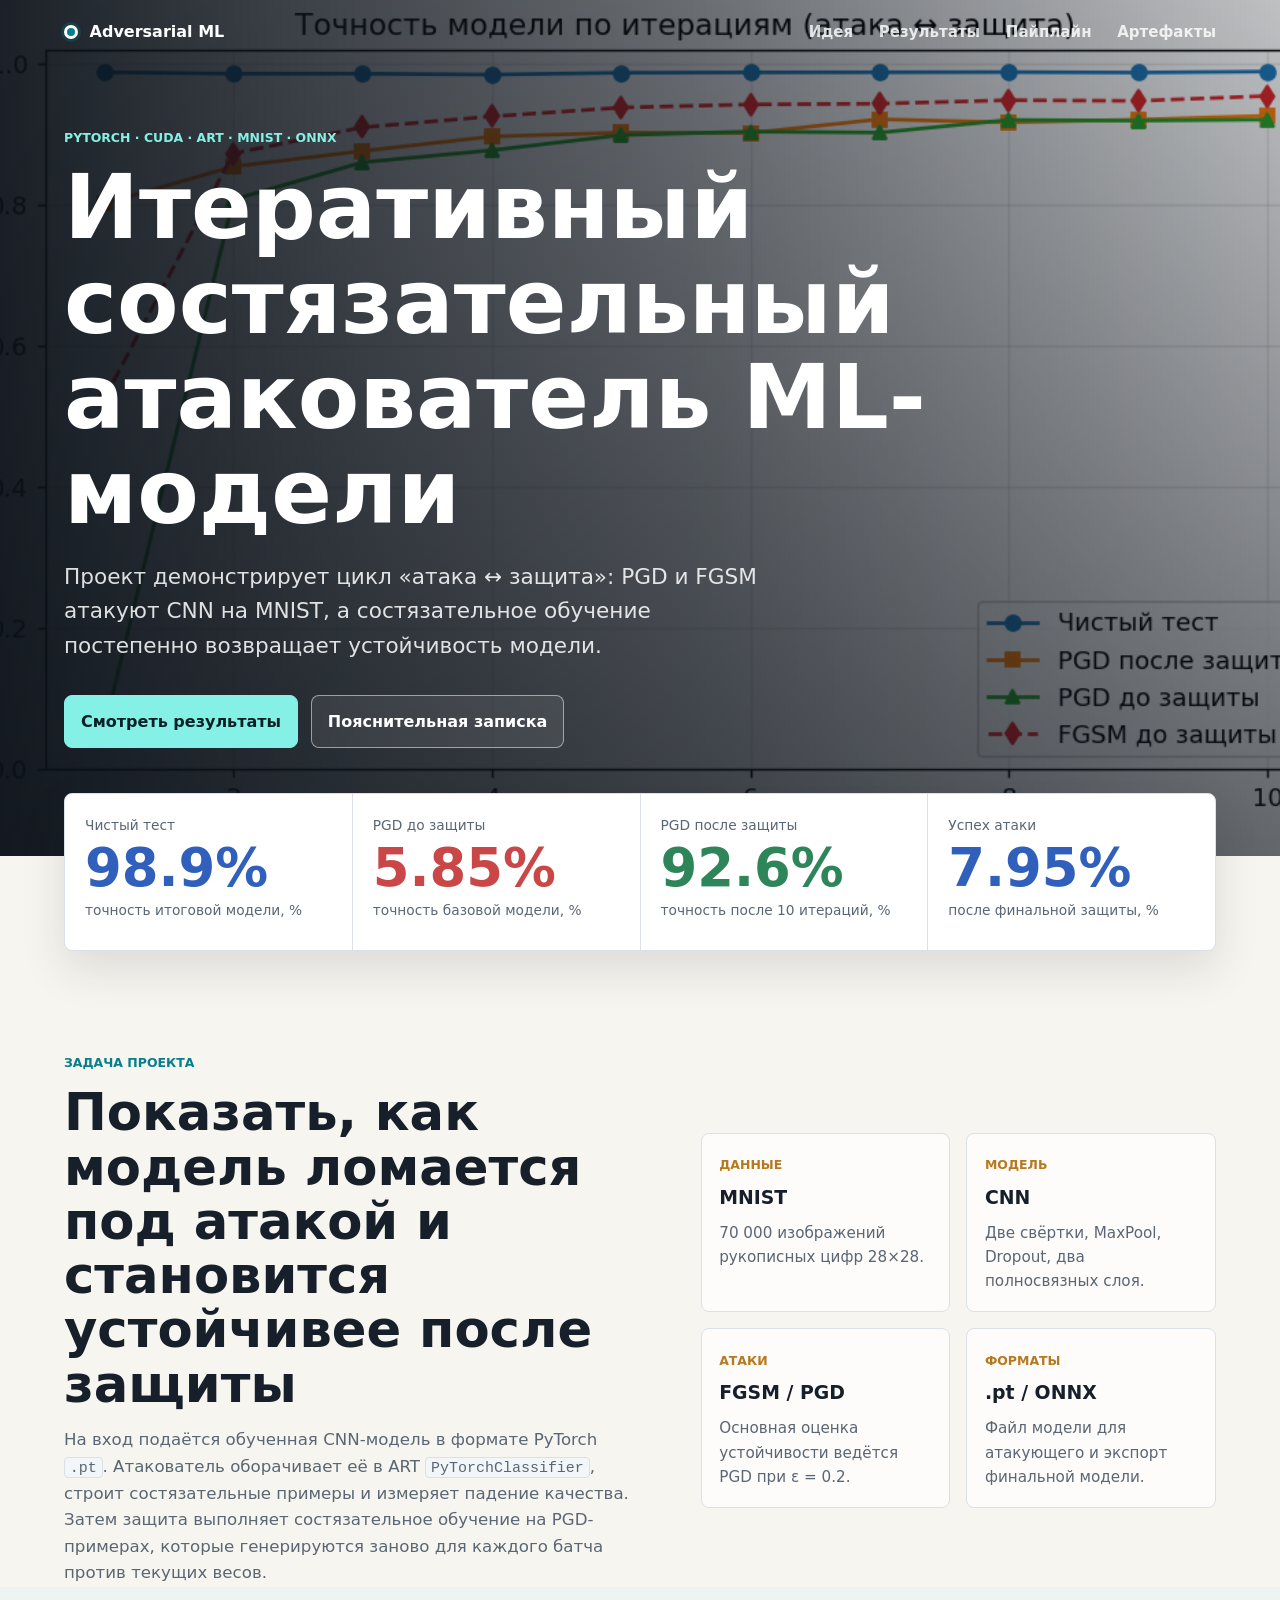
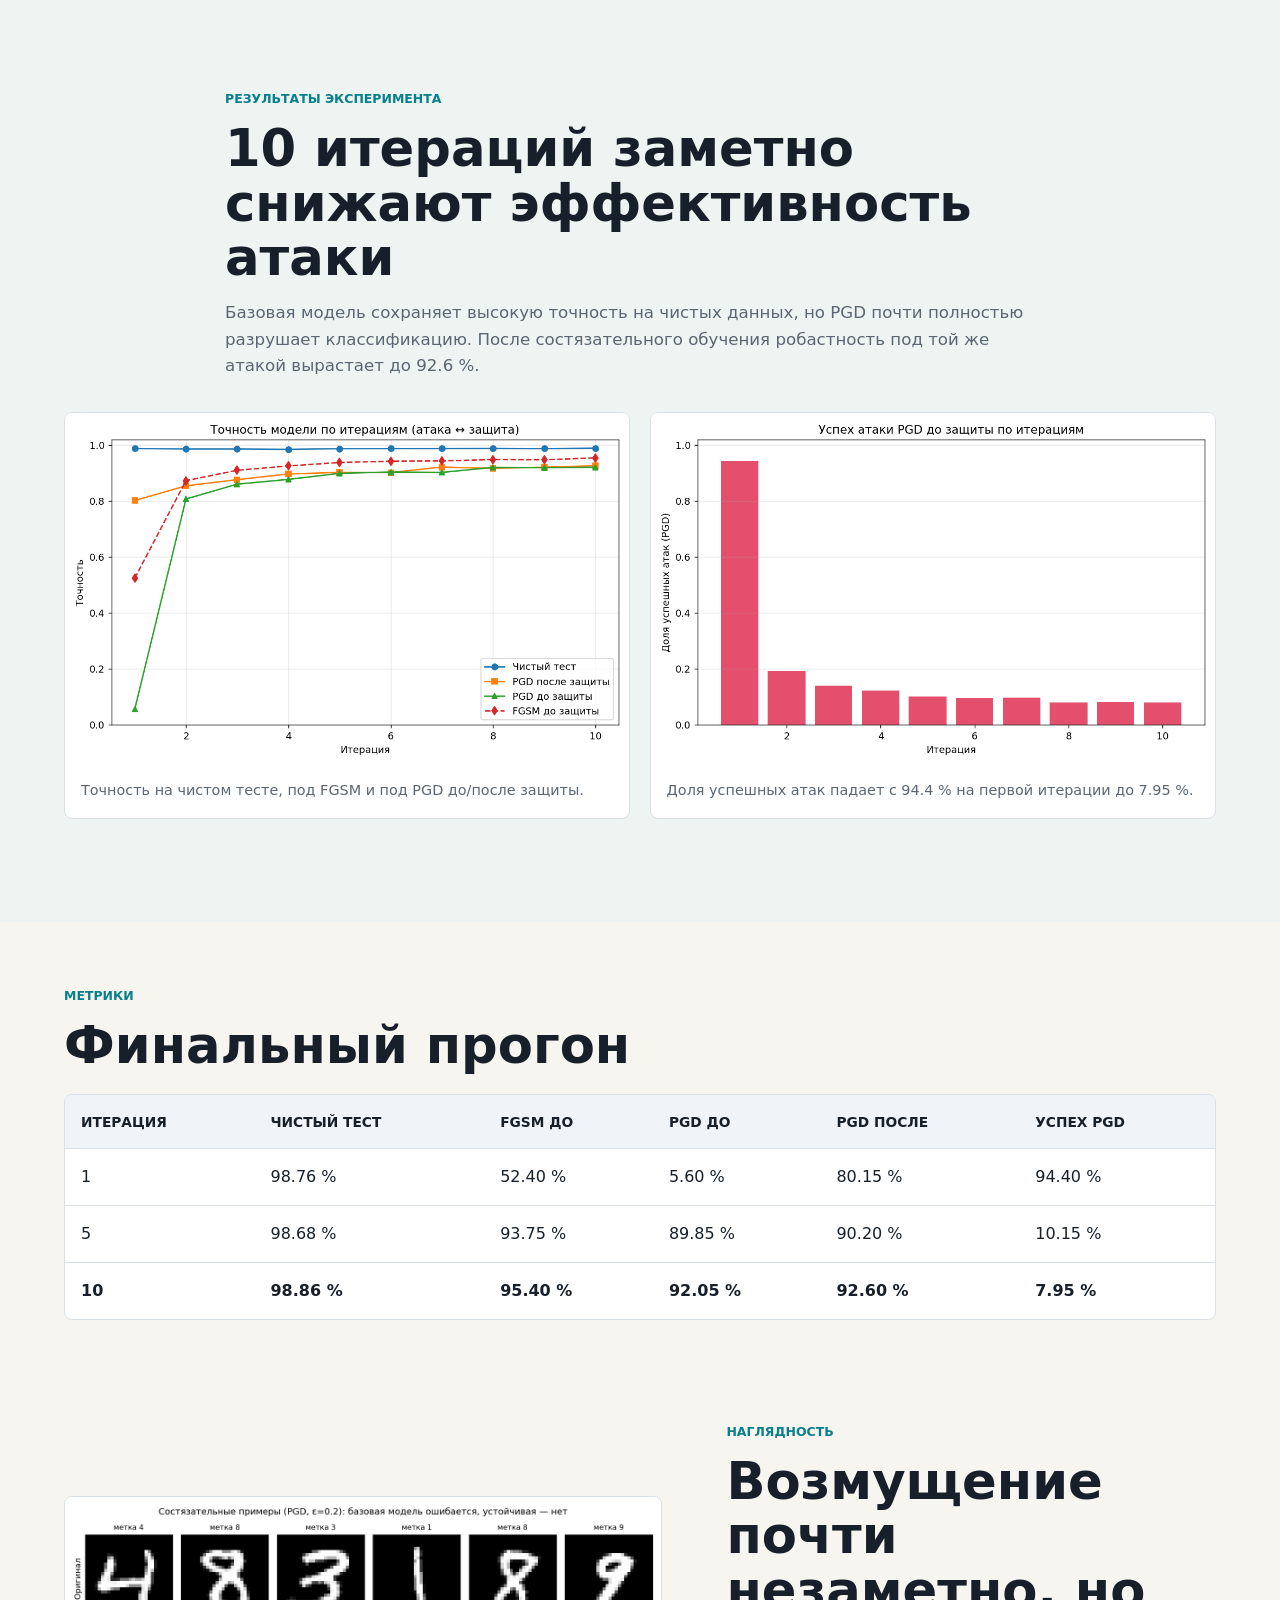
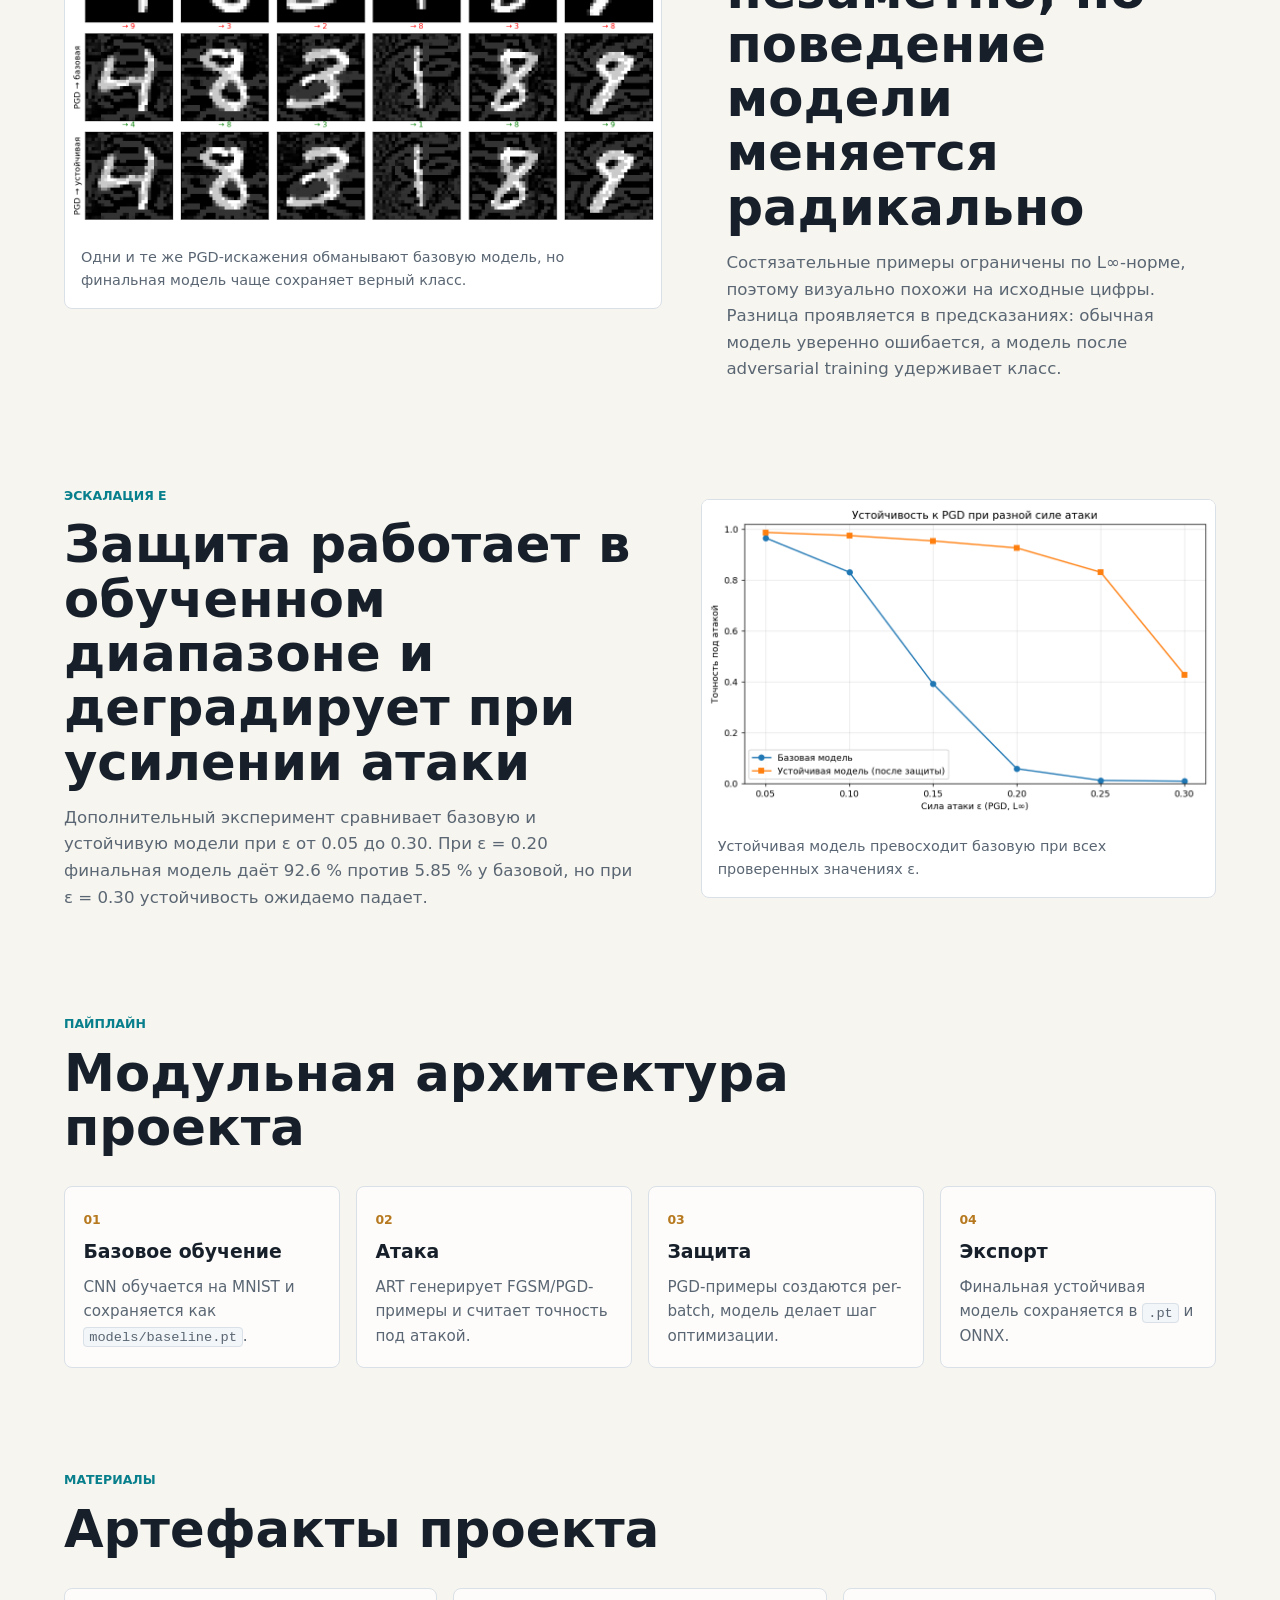
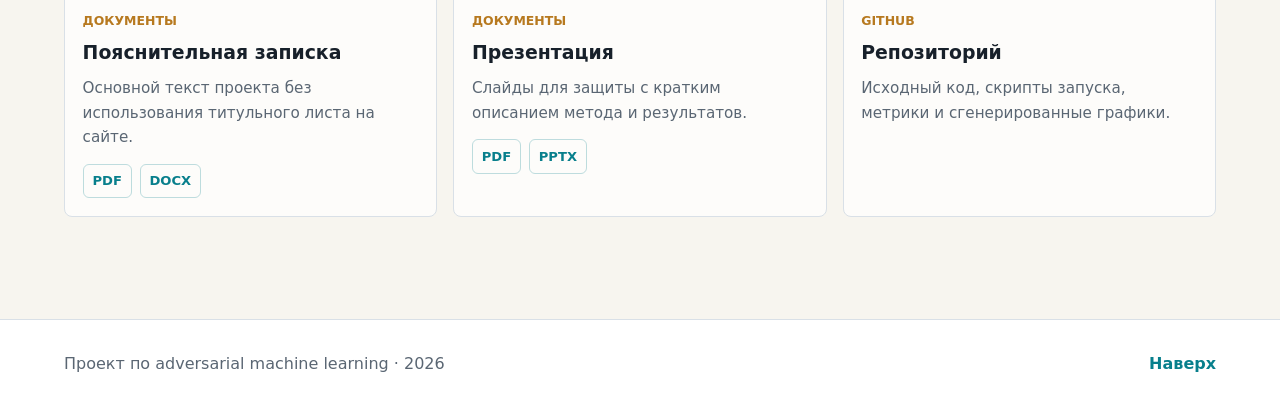
<file: index.html>
<!doctype html>
<html lang="ru">
  <head>
    <meta charset="utf-8">
    <meta name="viewport" content="width=device-width, initial-scale=1">
    <meta name="description" content="Карточка проекта: итеративный состязательный атакователь ML-модели с защитой через состязательное обучение.">
    <title>Итеративный состязательный атакователь ML-модели</title>
    <link rel="stylesheet" href="styles.css">
  </head>
  <body>
    <header class="topbar" aria-label="Навигация">
      <a class="brand" href="#top" aria-label="К началу страницы">
        <span class="brand-mark" aria-hidden="true"></span>
        <span>Adversarial ML</span>
      </a>
      <nav class="nav">
        <a href="#idea">Идея</a>
        <a href="#results">Результаты</a>
        <a href="#pipeline">Пайплайн</a>
        <a href="#artifacts">Артефакты</a>
      </nav>
    </header>

    <main id="top">
      <section class="hero" aria-labelledby="hero-title">
        <div class="hero-media" aria-hidden="true"></div>
        <div class="hero-overlay"></div>
        <div class="hero-content">
          <p class="eyebrow">PyTorch · CUDA · ART · MNIST · ONNX</p>
          <h1 id="hero-title">Итеративный состязательный атакователь ML-модели</h1>
          <p class="hero-copy">
            Проект демонстрирует цикл «атака ↔ защита»: PGD и FGSM атакуют CNN на MNIST,
            а состязательное обучение постепенно возвращает устойчивость модели.
          </p>
          <div class="hero-actions">
            <a class="button primary" href="#results">Смотреть результаты</a>
            <a class="button ghost" href="assets/docs/report.pdf">Пояснительная записка</a>
          </div>
        </div>
      </section>

      <section class="metric-strip" aria-label="Ключевые результаты">
        <article class="metric-card">
          <span class="metric-label">Чистый тест</span>
          <strong data-count="98.86">0</strong>
          <span class="metric-note">точность итоговой модели, %</span>
        </article>
        <article class="metric-card danger">
          <span class="metric-label">PGD до защиты</span>
          <strong data-count="5.85">0</strong>
          <span class="metric-note">точность базовой модели, %</span>
        </article>
        <article class="metric-card good">
          <span class="metric-label">PGD после защиты</span>
          <strong data-count="92.60">0</strong>
          <span class="metric-note">точность после 10 итераций, %</span>
        </article>
        <article class="metric-card">
          <span class="metric-label">Успех атаки</span>
          <strong data-count="7.95">0</strong>
          <span class="metric-note">после финальной защиты, %</span>
        </article>
      </section>

      <section class="section two-column" id="idea">
        <div class="section-copy">
          <p class="eyebrow">Задача проекта</p>
          <h2>Показать, как модель ломается под атакой и становится устойчивее после защиты</h2>
          <p>
            На вход подаётся обученная CNN-модель в формате PyTorch <code>.pt</code>.
            Атакователь оборачивает её в ART <code>PyTorchClassifier</code>, строит
            состязательные примеры и измеряет падение качества. Затем защита выполняет
            состязательное обучение на PGD-примерах, которые генерируются заново для
            каждого батча против текущих весов.
          </p>
        </div>
        <div class="fact-grid" aria-label="Факты проекта">
          <article>
            <span>Данные</span>
            <strong>MNIST</strong>
            <p>70 000 изображений рукописных цифр 28×28.</p>
          </article>
          <article>
            <span>Модель</span>
            <strong>CNN</strong>
            <p>Две свёртки, MaxPool, Dropout, два полносвязных слоя.</p>
          </article>
          <article>
            <span>Атаки</span>
            <strong>FGSM / PGD</strong>
            <p>Основная оценка устойчивости ведётся PGD при ε = 0.2.</p>
          </article>
          <article>
            <span>Форматы</span>
            <strong>.pt / ONNX</strong>
            <p>Файл модели для атакующего и экспорт финальной модели.</p>
          </article>
        </div>
      </section>

      <section class="section result-band" id="results">
        <div class="section-heading">
          <p class="eyebrow">Результаты эксперимента</p>
          <h2>10 итераций заметно снижают эффективность атаки</h2>
          <p>
            Базовая модель сохраняет высокую точность на чистых данных, но PGD почти
            полностью разрушает классификацию. После состязательного обучения робастность
            под той же атакой вырастает до 92.6 %.
          </p>
        </div>
        <div class="chart-grid">
          <figure>
            <img src="assets/images/accuracy_curves.png" alt="Кривые точности модели по итерациям">
            <figcaption>Точность на чистом тесте, под FGSM и под PGD до/после защиты.</figcaption>
          </figure>
          <figure>
            <img src="assets/images/attack_success.png" alt="График успеха PGD-атаки по итерациям">
            <figcaption>Доля успешных атак падает с 94.4 % на первой итерации до 7.95 %.</figcaption>
          </figure>
        </div>
      </section>

      <section class="section table-section" aria-labelledby="metrics-title">
        <div class="section-heading compact">
          <p class="eyebrow">Метрики</p>
          <h2 id="metrics-title">Финальный прогон</h2>
        </div>
        <div class="table-wrap">
          <table>
            <thead>
              <tr>
                <th>Итерация</th>
                <th>Чистый тест</th>
                <th>FGSM до</th>
                <th>PGD до</th>
                <th>PGD после</th>
                <th>Успех PGD</th>
              </tr>
            </thead>
            <tbody>
              <tr><td>1</td><td>98.76 %</td><td>52.40 %</td><td>5.60 %</td><td>80.15 %</td><td>94.40 %</td></tr>
              <tr><td>5</td><td>98.68 %</td><td>93.75 %</td><td>89.85 %</td><td>90.20 %</td><td>10.15 %</td></tr>
              <tr><td>10</td><td>98.86 %</td><td>95.40 %</td><td>92.05 %</td><td>92.60 %</td><td>7.95 %</td></tr>
            </tbody>
          </table>
        </div>
      </section>

      <section class="section two-column visual-section">
        <figure class="wide-figure">
          <img src="assets/images/adv_examples_grid.png" alt="Оригинальные и состязательные изображения MNIST с предсказаниями моделей">
          <figcaption>Одни и те же PGD-искажения обманывают базовую модель, но финальная модель чаще сохраняет верный класс.</figcaption>
        </figure>
        <div class="section-copy">
          <p class="eyebrow">Наглядность</p>
          <h2>Возмущение почти незаметно, но поведение модели меняется радикально</h2>
          <p>
            Состязательные примеры ограничены по L∞-норме, поэтому визуально похожи
            на исходные цифры. Разница проявляется в предсказаниях: обычная модель
            уверенно ошибается, а модель после adversarial training удерживает класс.
          </p>
        </div>
      </section>

      <section class="section epsilon-section">
        <div class="section-copy">
          <p class="eyebrow">Эскалация ε</p>
          <h2>Защита работает в обученном диапазоне и деградирует при усилении атаки</h2>
          <p>
            Дополнительный эксперимент сравнивает базовую и устойчивую модели при
            ε от 0.05 до 0.30. При ε = 0.20 финальная модель даёт 92.6 % против
            5.85 % у базовой, но при ε = 0.30 устойчивость ожидаемо падает.
          </p>
        </div>
        <figure>
          <img src="assets/images/epsilon_sweep.png" alt="Сравнение устойчивости базовой и финальной модели при разных значениях эпсилон">
          <figcaption>Устойчивая модель превосходит базовую при всех проверенных значениях ε.</figcaption>
        </figure>
      </section>

      <section class="section pipeline" id="pipeline" aria-labelledby="pipeline-title">
        <div class="section-heading">
          <p class="eyebrow">Пайплайн</p>
          <h2 id="pipeline-title">Модульная архитектура проекта</h2>
        </div>
        <ol class="steps">
          <li>
            <span>01</span>
            <strong>Базовое обучение</strong>
            <p>CNN обучается на MNIST и сохраняется как <code>models/baseline.pt</code>.</p>
          </li>
          <li>
            <span>02</span>
            <strong>Атака</strong>
            <p>ART генерирует FGSM/PGD-примеры и считает точность под атакой.</p>
          </li>
          <li>
            <span>03</span>
            <strong>Защита</strong>
            <p>PGD-примеры создаются per-batch, модель делает шаг оптимизации.</p>
          </li>
          <li>
            <span>04</span>
            <strong>Экспорт</strong>
            <p>Финальная устойчивая модель сохраняется в <code>.pt</code> и ONNX.</p>
          </li>
        </ol>
      </section>

      <section class="section artifacts" id="artifacts">
        <div class="section-heading">
          <p class="eyebrow">Материалы</p>
          <h2>Артефакты проекта</h2>
        </div>
        <div class="artifact-grid">
          <article>
            <span>Документы</span>
            <strong>Пояснительная записка</strong>
            <p>Основной текст проекта без использования титульного листа на сайте.</p>
            <div class="artifact-links">
              <a href="assets/docs/report.pdf">PDF</a>
              <a href="assets/docs/report.docx">DOCX</a>
            </div>
          </article>
          <article>
            <span>Документы</span>
            <strong>Презентация</strong>
            <p>Слайды для защиты с кратким описанием метода и результатов.</p>
            <div class="artifact-links">
              <a href="assets/docs/presentation.pdf">PDF</a>
              <a href="assets/docs/presentation.pptx">PPTX</a>
            </div>
          </article>
          <a href="https://github.com/NotosWind/project_adversarial_ml">
            <span>GitHub</span>
            <strong>Репозиторий</strong>
            <p>Исходный код, скрипты запуска, метрики и сгенерированные графики.</p>
          </a>
        </div>
      </section>
    </main>

    <footer class="footer">
      <p>Проект по adversarial machine learning · 2026</p>
      <a href="#top">Наверх</a>
    </footer>

    <script src="script.js"></script>
  </body>
</html>
</file>
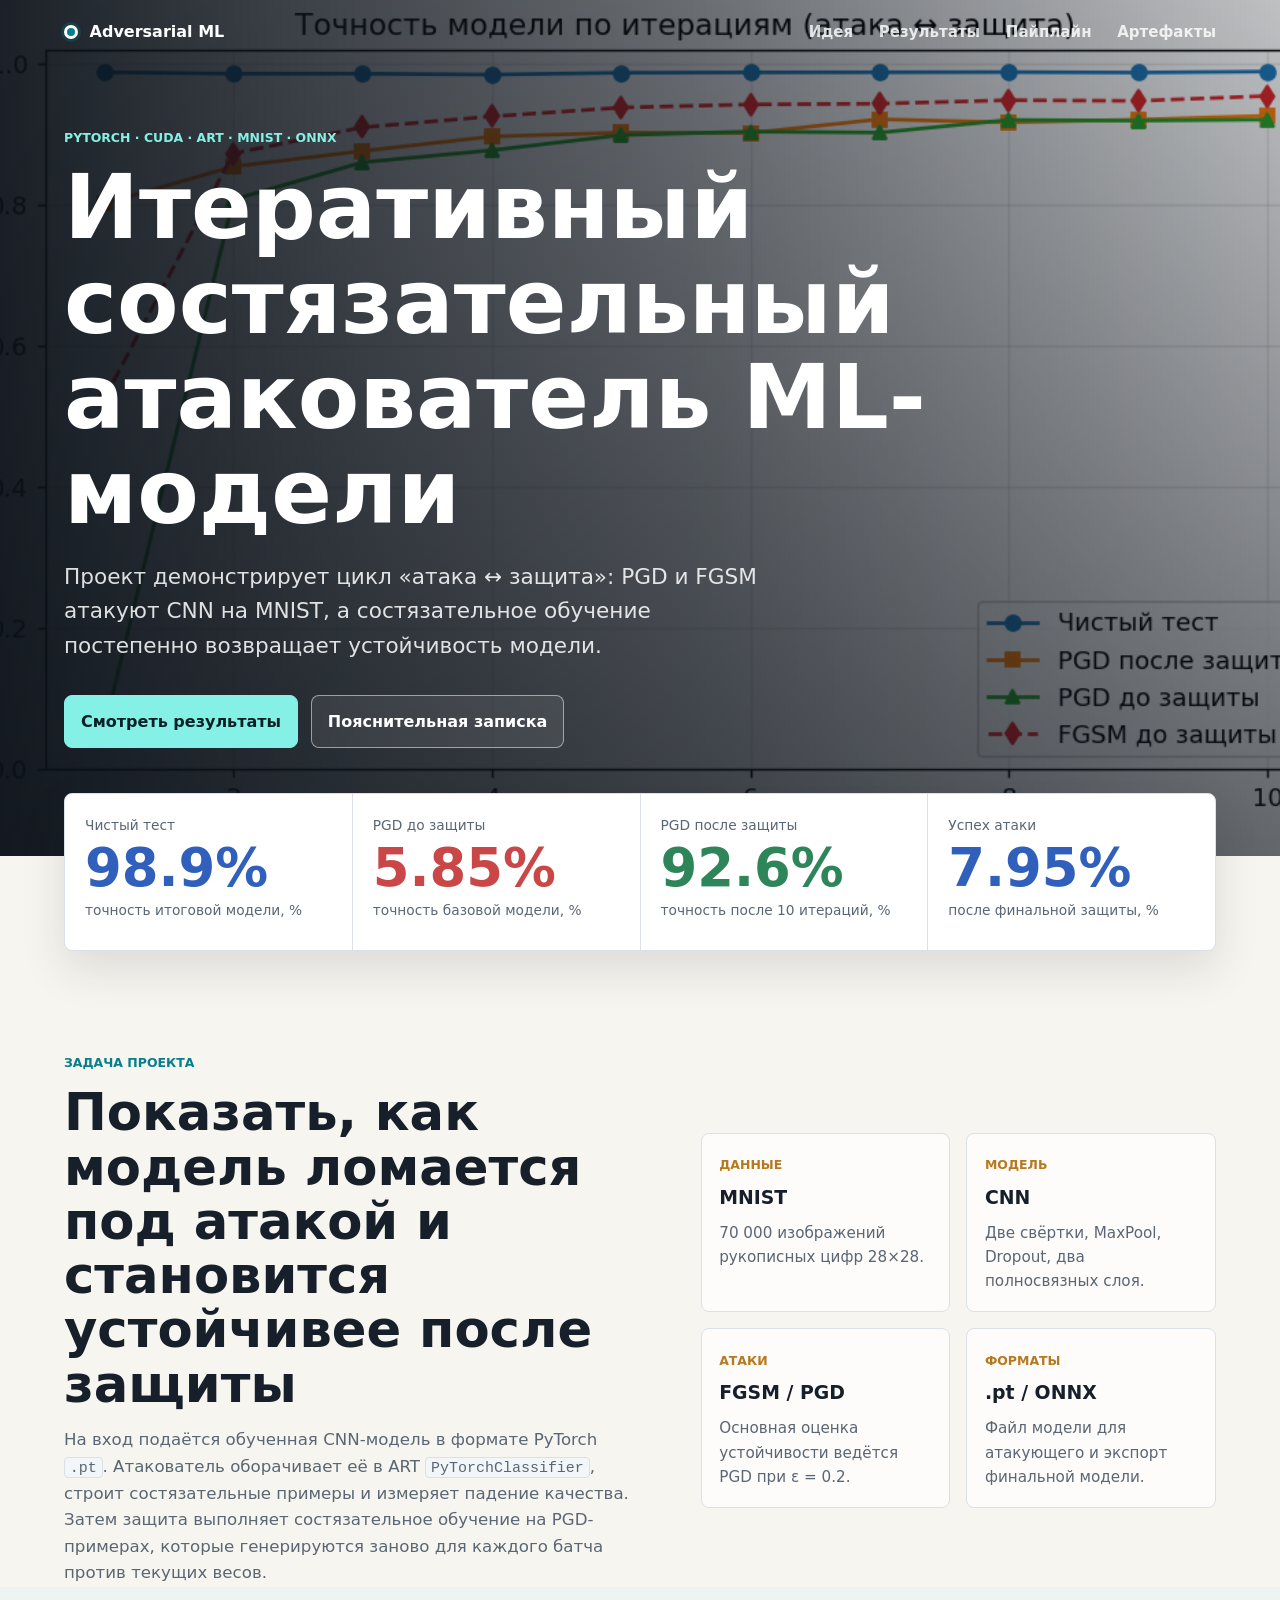
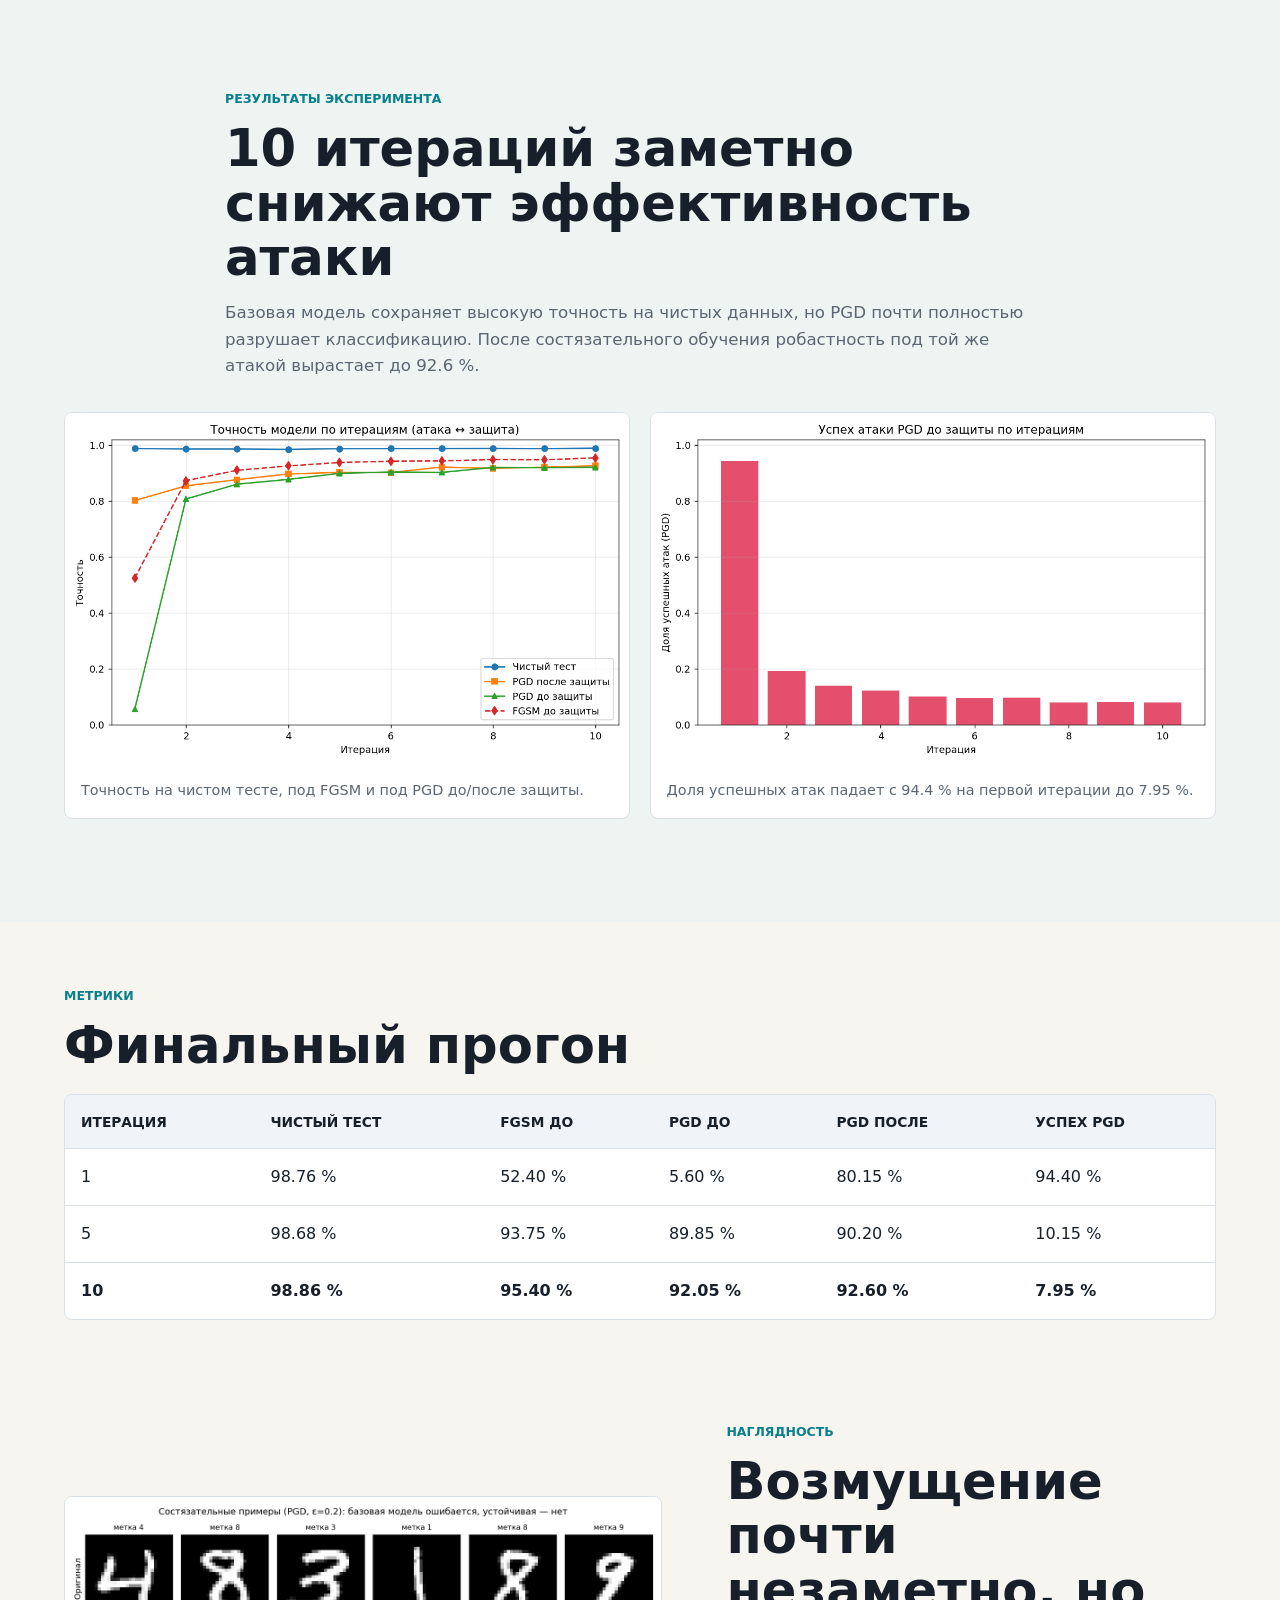
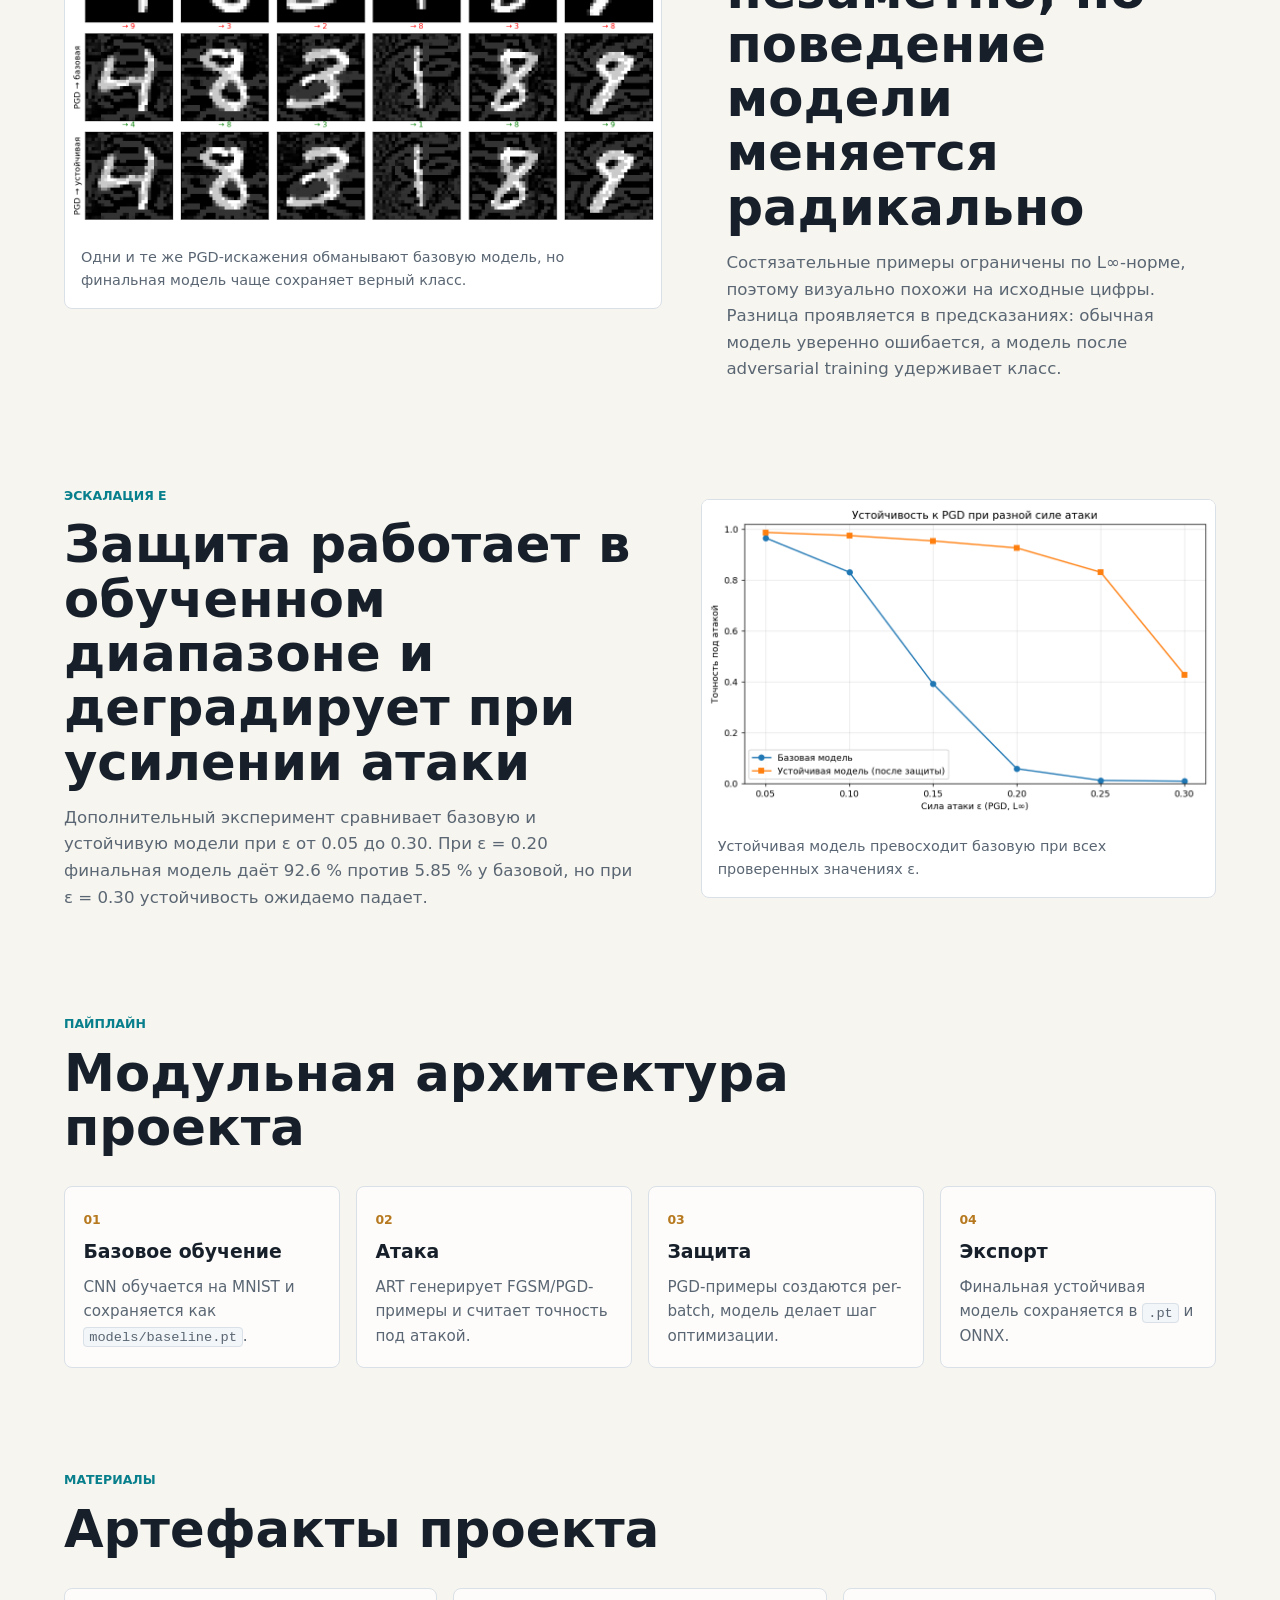
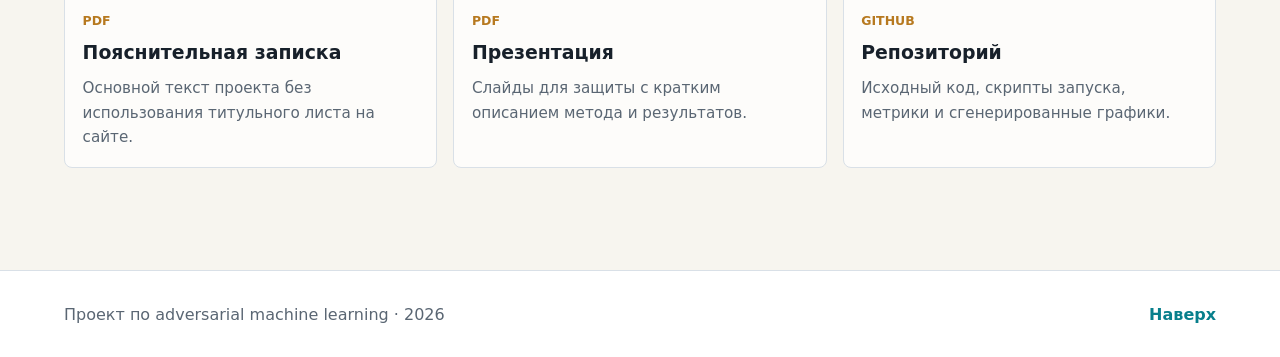
<file: site/index.html>
<!doctype html>
<html lang="ru">
  <head>
    <meta charset="utf-8">
    <meta name="viewport" content="width=device-width, initial-scale=1">
    <meta name="description" content="Карточка проекта: итеративный состязательный атакователь ML-модели с защитой через состязательное обучение.">
    <title>Итеративный состязательный атакователь ML-модели</title>
    <link rel="stylesheet" href="styles.css">
  </head>
  <body>
    <header class="topbar" aria-label="Навигация">
      <a class="brand" href="#top" aria-label="К началу страницы">
        <span class="brand-mark" aria-hidden="true"></span>
        <span>Adversarial ML</span>
      </a>
      <nav class="nav">
        <a href="#idea">Идея</a>
        <a href="#results">Результаты</a>
        <a href="#pipeline">Пайплайн</a>
        <a href="#artifacts">Артефакты</a>
      </nav>
    </header>

    <main id="top">
      <section class="hero" aria-labelledby="hero-title">
        <div class="hero-media" aria-hidden="true"></div>
        <div class="hero-overlay"></div>
        <div class="hero-content">
          <p class="eyebrow">PyTorch · CUDA · ART · MNIST · ONNX</p>
          <h1 id="hero-title">Итеративный состязательный атакователь ML-модели</h1>
          <p class="hero-copy">
            Проект демонстрирует цикл «атака ↔ защита»: PGD и FGSM атакуют CNN на MNIST,
            а состязательное обучение постепенно возвращает устойчивость модели.
          </p>
          <div class="hero-actions">
            <a class="button primary" href="#results">Смотреть результаты</a>
            <a class="button ghost" href="assets/docs/report.pdf">Пояснительная записка</a>
          </div>
        </div>
      </section>

      <section class="metric-strip" aria-label="Ключевые результаты">
        <article class="metric-card">
          <span class="metric-label">Чистый тест</span>
          <strong data-count="98.86">0</strong>
          <span class="metric-note">точность итоговой модели, %</span>
        </article>
        <article class="metric-card danger">
          <span class="metric-label">PGD до защиты</span>
          <strong data-count="5.85">0</strong>
          <span class="metric-note">точность базовой модели, %</span>
        </article>
        <article class="metric-card good">
          <span class="metric-label">PGD после защиты</span>
          <strong data-count="92.60">0</strong>
          <span class="metric-note">точность после 10 итераций, %</span>
        </article>
        <article class="metric-card">
          <span class="metric-label">Успех атаки</span>
          <strong data-count="7.95">0</strong>
          <span class="metric-note">после финальной защиты, %</span>
        </article>
      </section>

      <section class="section two-column" id="idea">
        <div class="section-copy">
          <p class="eyebrow">Задача проекта</p>
          <h2>Показать, как модель ломается под атакой и становится устойчивее после защиты</h2>
          <p>
            На вход подаётся обученная CNN-модель в формате PyTorch <code>.pt</code>.
            Атакователь оборачивает её в ART <code>PyTorchClassifier</code>, строит
            состязательные примеры и измеряет падение качества. Затем защита выполняет
            состязательное обучение на PGD-примерах, которые генерируются заново для
            каждого батча против текущих весов.
          </p>
        </div>
        <div class="fact-grid" aria-label="Факты проекта">
          <article>
            <span>Данные</span>
            <strong>MNIST</strong>
            <p>70 000 изображений рукописных цифр 28×28.</p>
          </article>
          <article>
            <span>Модель</span>
            <strong>CNN</strong>
            <p>Две свёртки, MaxPool, Dropout, два полносвязных слоя.</p>
          </article>
          <article>
            <span>Атаки</span>
            <strong>FGSM / PGD</strong>
            <p>Основная оценка устойчивости ведётся PGD при ε = 0.2.</p>
          </article>
          <article>
            <span>Форматы</span>
            <strong>.pt / ONNX</strong>
            <p>Файл модели для атакующего и экспорт финальной модели.</p>
          </article>
        </div>
      </section>

      <section class="section result-band" id="results">
        <div class="section-heading">
          <p class="eyebrow">Результаты эксперимента</p>
          <h2>10 итераций заметно снижают эффективность атаки</h2>
          <p>
            Базовая модель сохраняет высокую точность на чистых данных, но PGD почти
            полностью разрушает классификацию. После состязательного обучения робастность
            под той же атакой вырастает до 92.6 %.
          </p>
        </div>
        <div class="chart-grid">
          <figure>
            <img src="assets/images/accuracy_curves.png" alt="Кривые точности модели по итерациям">
            <figcaption>Точность на чистом тесте, под FGSM и под PGD до/после защиты.</figcaption>
          </figure>
          <figure>
            <img src="assets/images/attack_success.png" alt="График успеха PGD-атаки по итерациям">
            <figcaption>Доля успешных атак падает с 94.4 % на первой итерации до 7.95 %.</figcaption>
          </figure>
        </div>
      </section>

      <section class="section table-section" aria-labelledby="metrics-title">
        <div class="section-heading compact">
          <p class="eyebrow">Метрики</p>
          <h2 id="metrics-title">Финальный прогон</h2>
        </div>
        <div class="table-wrap">
          <table>
            <thead>
              <tr>
                <th>Итерация</th>
                <th>Чистый тест</th>
                <th>FGSM до</th>
                <th>PGD до</th>
                <th>PGD после</th>
                <th>Успех PGD</th>
              </tr>
            </thead>
            <tbody>
              <tr><td>1</td><td>98.76 %</td><td>52.40 %</td><td>5.60 %</td><td>80.15 %</td><td>94.40 %</td></tr>
              <tr><td>5</td><td>98.68 %</td><td>93.75 %</td><td>89.85 %</td><td>90.20 %</td><td>10.15 %</td></tr>
              <tr><td>10</td><td>98.86 %</td><td>95.40 %</td><td>92.05 %</td><td>92.60 %</td><td>7.95 %</td></tr>
            </tbody>
          </table>
        </div>
      </section>

      <section class="section two-column visual-section">
        <figure class="wide-figure">
          <img src="assets/images/adv_examples_grid.png" alt="Оригинальные и состязательные изображения MNIST с предсказаниями моделей">
          <figcaption>Одни и те же PGD-искажения обманывают базовую модель, но финальная модель чаще сохраняет верный класс.</figcaption>
        </figure>
        <div class="section-copy">
          <p class="eyebrow">Наглядность</p>
          <h2>Возмущение почти незаметно, но поведение модели меняется радикально</h2>
          <p>
            Состязательные примеры ограничены по L∞-норме, поэтому визуально похожи
            на исходные цифры. Разница проявляется в предсказаниях: обычная модель
            уверенно ошибается, а модель после adversarial training удерживает класс.
          </p>
        </div>
      </section>

      <section class="section epsilon-section">
        <div class="section-copy">
          <p class="eyebrow">Эскалация ε</p>
          <h2>Защита работает в обученном диапазоне и деградирует при усилении атаки</h2>
          <p>
            Дополнительный эксперимент сравнивает базовую и устойчивую модели при
            ε от 0.05 до 0.30. При ε = 0.20 финальная модель даёт 92.6 % против
            5.85 % у базовой, но при ε = 0.30 устойчивость ожидаемо падает.
          </p>
        </div>
        <figure>
          <img src="assets/images/epsilon_sweep.png" alt="Сравнение устойчивости базовой и финальной модели при разных значениях эпсилон">
          <figcaption>Устойчивая модель превосходит базовую при всех проверенных значениях ε.</figcaption>
        </figure>
      </section>

      <section class="section pipeline" id="pipeline" aria-labelledby="pipeline-title">
        <div class="section-heading">
          <p class="eyebrow">Пайплайн</p>
          <h2 id="pipeline-title">Модульная архитектура проекта</h2>
        </div>
        <ol class="steps">
          <li>
            <span>01</span>
            <strong>Базовое обучение</strong>
            <p>CNN обучается на MNIST и сохраняется как <code>models/baseline.pt</code>.</p>
          </li>
          <li>
            <span>02</span>
            <strong>Атака</strong>
            <p>ART генерирует FGSM/PGD-примеры и считает точность под атакой.</p>
          </li>
          <li>
            <span>03</span>
            <strong>Защита</strong>
            <p>PGD-примеры создаются per-batch, модель делает шаг оптимизации.</p>
          </li>
          <li>
            <span>04</span>
            <strong>Экспорт</strong>
            <p>Финальная устойчивая модель сохраняется в <code>.pt</code> и ONNX.</p>
          </li>
        </ol>
      </section>

      <section class="section artifacts" id="artifacts">
        <div class="section-heading">
          <p class="eyebrow">Материалы</p>
          <h2>Артефакты проекта</h2>
        </div>
        <div class="artifact-grid">
          <a href="assets/docs/report.pdf">
            <span>PDF</span>
            <strong>Пояснительная записка</strong>
            <p>Основной текст проекта без использования титульного листа на сайте.</p>
          </a>
          <a href="assets/docs/presentation.pdf">
            <span>PDF</span>
            <strong>Презентация</strong>
            <p>Слайды для защиты с кратким описанием метода и результатов.</p>
          </a>
          <a href="https://github.com/NotosWind/project_adversarial_ml">
            <span>GitHub</span>
            <strong>Репозиторий</strong>
            <p>Исходный код, скрипты запуска, метрики и сгенерированные графики.</p>
          </a>
        </div>
      </section>
    </main>

    <footer class="footer">
      <p>Проект по adversarial machine learning · 2026</p>
      <a href="#top">Наверх</a>
    </footer>

    <script src="script.js"></script>
  </body>
</html>
</file>
<file: styles.css>
:root {
  color-scheme: light;
  --ink: #17202a;
  --muted: #5a6673;
  --line: #d9e0e7;
  --paper: #f7f5ef;
  --panel: #ffffff;
  --teal: #087f8c;
  --blue: #315fbc;
  --coral: #c94747;
  --green: #2f855a;
  --amber: #b7791f;
  --shadow: 0 18px 45px rgba(23, 32, 42, 0.12);
}

* {
  box-sizing: border-box;
}

html {
  scroll-behavior: smooth;
}

body {
  margin: 0;
  background: var(--paper);
  color: var(--ink);
  font-family: Inter, ui-sans-serif, system-ui, -apple-system, BlinkMacSystemFont, "Segoe UI", sans-serif;
  font-size: 16px;
  line-height: 1.6;
}

img {
  display: block;
  max-width: 100%;
}

a {
  color: inherit;
  text-decoration: none;
}

code {
  padding: 0.1rem 0.3rem;
  border: 1px solid var(--line);
  background: #f2f6f8;
  border-radius: 4px;
  font-family: "Cascadia Mono", Consolas, monospace;
  font-size: 0.9em;
}

.topbar {
  position: fixed;
  z-index: 20;
  top: 0;
  left: 0;
  right: 0;
  display: flex;
  align-items: center;
  justify-content: space-between;
  min-height: 64px;
  padding: 0 5vw;
  color: #fff;
  transition: background 180ms ease, color 180ms ease, box-shadow 180ms ease;
}

.topbar.is-solid {
  background: rgba(255, 255, 255, 0.94);
  color: var(--ink);
  box-shadow: 0 1px 0 rgba(23, 32, 42, 0.08);
  backdrop-filter: blur(14px);
}

.brand,
.nav {
  display: flex;
  align-items: center;
}

.brand {
  gap: 0.7rem;
  font-weight: 800;
}

.brand-mark {
  width: 0.9rem;
  height: 0.9rem;
  background: var(--teal);
  border: 3px solid #fff;
  border-radius: 50%;
  box-shadow: 0 0 0 3px rgba(8, 127, 140, 0.25);
}

.topbar.is-solid .brand-mark {
  border-color: var(--ink);
}

.nav {
  gap: clamp(0.8rem, 2vw, 2rem);
  font-size: 0.94rem;
  font-weight: 700;
}

.nav a {
  opacity: 0.82;
}

.nav a:hover {
  opacity: 1;
}

.hero {
  position: relative;
  display: grid;
  align-items: end;
  min-height: 92svh;
  overflow: hidden;
  color: #fff;
  background: #111923;
}

.hero-media,
.hero-overlay {
  position: absolute;
  inset: 0;
}

.hero-media {
  background-image: url("assets/images/accuracy_curves.png");
  background-position: center;
  background-size: cover;
  transform: scale(1.04);
  filter: saturate(1.05);
}

.hero-overlay {
  background:
    linear-gradient(90deg, rgba(10, 16, 24, 0.92), rgba(10, 16, 24, 0.58) 54%, rgba(10, 16, 24, 0.2)),
    linear-gradient(0deg, rgba(10, 16, 24, 0.55), rgba(10, 16, 24, 0.08));
}

.hero-content {
  position: relative;
  z-index: 2;
  width: min(980px, 90vw);
  padding: 8rem 0 12vh 5vw;
}

.eyebrow {
  margin: 0 0 0.75rem;
  color: var(--teal);
  font-size: 0.78rem;
  font-weight: 900;
  letter-spacing: 0;
  text-transform: uppercase;
}

.hero .eyebrow {
  color: #85f0e6;
}

h1,
h2 {
  margin: 0;
  line-height: 1.06;
  letter-spacing: 0;
}

h1 {
  max-width: 930px;
  font-size: clamp(2.6rem, 7vw, 6.2rem);
}

h2 {
  font-size: clamp(1.8rem, 4vw, 3.2rem);
}

p {
  margin: 0;
}

.hero-copy {
  max-width: 720px;
  margin-top: 1.25rem;
  color: rgba(255, 255, 255, 0.86);
  font-size: clamp(1.05rem, 2vw, 1.35rem);
}

.hero-actions {
  display: flex;
  flex-wrap: wrap;
  gap: 0.8rem;
  margin-top: 2rem;
}

.button {
  display: inline-flex;
  align-items: center;
  justify-content: center;
  min-height: 46px;
  padding: 0.78rem 1rem;
  border: 1px solid rgba(255, 255, 255, 0.5);
  border-radius: 8px;
  font-weight: 800;
}

.button.primary {
  border-color: #85f0e6;
  background: #85f0e6;
  color: #092126;
}

.button.ghost {
  background: rgba(255, 255, 255, 0.08);
  color: #fff;
}

.metric-strip,
.section {
  width: min(1180px, 90vw);
  margin-inline: auto;
}

.metric-strip {
  display: grid;
  grid-template-columns: repeat(4, 1fr);
  gap: 1px;
  margin-top: -7vh;
  background: var(--line);
  border: 1px solid var(--line);
  border-radius: 8px;
  overflow: hidden;
  box-shadow: var(--shadow);
  position: relative;
  z-index: 3;
}

.metric-card {
  min-height: 156px;
  padding: 1.25rem;
  background: var(--panel);
}

.metric-label,
.metric-note {
  display: block;
  color: var(--muted);
  font-size: 0.86rem;
}

.metric-card strong {
  display: block;
  margin: 0.4rem 0 0.25rem;
  color: var(--blue);
  font-size: clamp(2.1rem, 5vw, 3.3rem);
  line-height: 1;
}

.metric-card.danger strong {
  color: var(--coral);
}

.metric-card.good strong {
  color: var(--green);
}

.section {
  padding: clamp(4rem, 8vw, 7rem) 0 0;
}

.two-column,
.epsilon-section {
  display: grid;
  grid-template-columns: minmax(0, 1fr) minmax(320px, 0.9fr);
  gap: clamp(2rem, 5vw, 4.5rem);
  align-items: center;
}

.section-copy p:not(.eyebrow),
.section-heading p:not(.eyebrow) {
  margin-top: 1rem;
  color: var(--muted);
  font-size: 1.04rem;
}

.fact-grid,
.artifact-grid {
  display: grid;
  grid-template-columns: repeat(2, 1fr);
  gap: 1rem;
}

.fact-grid article,
.artifact-grid > a,
.artifact-grid > article,
.steps li {
  border: 1px solid var(--line);
  border-radius: 8px;
  background: rgba(255, 255, 255, 0.72);
}

.fact-grid article {
  min-height: 168px;
  padding: 1.1rem;
}

.fact-grid span,
.artifact-grid span,
.steps span {
  color: var(--amber);
  font-size: 0.78rem;
  font-weight: 900;
  text-transform: uppercase;
}

.fact-grid strong,
.artifact-grid strong,
.steps strong {
  display: block;
  margin-top: 0.3rem;
  font-size: 1.18rem;
}

.fact-grid p,
.artifact-grid p,
.steps p {
  margin-top: 0.55rem;
  color: var(--muted);
  font-size: 0.95rem;
}

.artifact-links {
  display: flex;
  flex-wrap: wrap;
  gap: 0.5rem;
  margin-top: 0.9rem;
}

.artifact-links a {
  display: inline-flex;
  align-items: center;
  min-height: 32px;
  padding: 0.35rem 0.55rem;
  border: 1px solid rgba(8, 127, 140, 0.26);
  border-radius: 6px;
  color: var(--teal);
  font-size: 0.82rem;
  font-weight: 900;
}

.result-band {
  width: 100%;
  padding: clamp(4rem, 8vw, 7rem) 0;
  background: #edf4f2;
}

.result-band > * {
  width: min(1180px, 90vw);
  margin-inline: auto;
}

.section-heading {
  max-width: 830px;
}

.section-heading.compact {
  max-width: none;
}

.chart-grid {
  display: grid;
  grid-template-columns: repeat(2, 1fr);
  gap: 1.2rem;
  margin-top: 2rem;
}

figure {
  margin: 0;
  overflow: hidden;
  border: 1px solid var(--line);
  border-radius: 8px;
  background: #fff;
}

figure img {
  width: 100%;
  aspect-ratio: 16 / 10;
  object-fit: contain;
  background: #fff;
}

figcaption {
  padding: 0.85rem 1rem 1rem;
  color: var(--muted);
  font-size: 0.9rem;
}

.table-section {
  padding-top: 4rem;
}

.table-wrap {
  margin-top: 1.4rem;
  overflow-x: auto;
  border: 1px solid var(--line);
  border-radius: 8px;
  background: #fff;
}

table {
  width: 100%;
  min-width: 720px;
  border-collapse: collapse;
}

th,
td {
  padding: 0.95rem 1rem;
  border-bottom: 1px solid var(--line);
  text-align: left;
}

th {
  background: #f0f4f8;
  font-size: 0.86rem;
  text-transform: uppercase;
}

tr:last-child td {
  border-bottom: 0;
  font-weight: 800;
}

.visual-section {
  grid-template-columns: minmax(320px, 1.1fr) minmax(0, 0.9fr);
}

.wide-figure img {
  aspect-ratio: 16 / 9;
}

.epsilon-section figure img {
  aspect-ratio: 16 / 10;
}

.pipeline {
  padding-bottom: 0;
}

.steps {
  display: grid;
  grid-template-columns: repeat(4, 1fr);
  gap: 1rem;
  margin: 2rem 0 0;
  padding: 0;
  list-style: none;
}

.steps li {
  padding: 1.15rem;
}

.artifacts {
  padding-bottom: clamp(4rem, 8vw, 7rem);
}

.artifact-grid {
  grid-template-columns: repeat(3, 1fr);
  margin-top: 2rem;
}

.artifact-grid > a,
.artifact-grid > article {
  min-height: 168px;
  padding: 1.1rem;
  transition: transform 160ms ease, border-color 160ms ease, background 160ms ease;
}

.artifact-grid > a:hover,
.artifact-grid > article:hover {
  transform: translateY(-3px);
  border-color: var(--teal);
  background: #fff;
}

.footer {
  display: flex;
  align-items: center;
  justify-content: space-between;
  min-height: 88px;
  padding: 0 5vw;
  border-top: 1px solid var(--line);
  color: var(--muted);
  background: #fff;
}

.footer a {
  color: var(--teal);
  font-weight: 800;
}

@media (max-width: 980px) {
  .nav {
    display: none;
  }

  .hero-content {
    padding-right: 5vw;
  }

  .metric-strip,
  .chart-grid,
  .two-column,
  .epsilon-section,
  .steps,
  .artifact-grid {
    grid-template-columns: 1fr 1fr;
  }

  .visual-section {
    grid-template-columns: 1fr;
  }
}

@media (max-width: 680px) {
  .topbar {
    min-height: 56px;
  }

  .hero {
    min-height: 88svh;
  }

  .hero-overlay {
    background:
      linear-gradient(90deg, rgba(10, 16, 24, 0.95), rgba(10, 16, 24, 0.68)),
      linear-gradient(0deg, rgba(10, 16, 24, 0.7), rgba(10, 16, 24, 0.18));
  }

  .hero-content {
    padding-top: 6rem;
    padding-bottom: 10vh;
  }

  .hero-actions,
  .button {
    width: 100%;
  }

  .metric-strip,
  .fact-grid,
  .chart-grid,
  .epsilon-section,
  .steps,
  .artifact-grid {
    grid-template-columns: 1fr;
  }

  .metric-strip {
    margin-top: -4vh;
  }

  .metric-card {
    min-height: 132px;
  }

  .section {
    width: min(100% - 2rem, 1180px);
  }

  .result-band > * {
    width: min(100% - 2rem, 1180px);
  }
}
</file>
<file: site/styles.css>
:root {
  color-scheme: light;
  --ink: #17202a;
  --muted: #5a6673;
  --line: #d9e0e7;
  --paper: #f7f5ef;
  --panel: #ffffff;
  --teal: #087f8c;
  --blue: #315fbc;
  --coral: #c94747;
  --green: #2f855a;
  --amber: #b7791f;
  --shadow: 0 18px 45px rgba(23, 32, 42, 0.12);
}

* {
  box-sizing: border-box;
}

html {
  scroll-behavior: smooth;
}

body {
  margin: 0;
  background: var(--paper);
  color: var(--ink);
  font-family: Inter, ui-sans-serif, system-ui, -apple-system, BlinkMacSystemFont, "Segoe UI", sans-serif;
  font-size: 16px;
  line-height: 1.6;
}

img {
  display: block;
  max-width: 100%;
}

a {
  color: inherit;
  text-decoration: none;
}

code {
  padding: 0.1rem 0.3rem;
  border: 1px solid var(--line);
  background: #f2f6f8;
  border-radius: 4px;
  font-family: "Cascadia Mono", Consolas, monospace;
  font-size: 0.9em;
}

.topbar {
  position: fixed;
  z-index: 20;
  top: 0;
  left: 0;
  right: 0;
  display: flex;
  align-items: center;
  justify-content: space-between;
  min-height: 64px;
  padding: 0 5vw;
  color: #fff;
  transition: background 180ms ease, color 180ms ease, box-shadow 180ms ease;
}

.topbar.is-solid {
  background: rgba(255, 255, 255, 0.94);
  color: var(--ink);
  box-shadow: 0 1px 0 rgba(23, 32, 42, 0.08);
  backdrop-filter: blur(14px);
}

.brand,
.nav {
  display: flex;
  align-items: center;
}

.brand {
  gap: 0.7rem;
  font-weight: 800;
}

.brand-mark {
  width: 0.9rem;
  height: 0.9rem;
  background: var(--teal);
  border: 3px solid #fff;
  border-radius: 50%;
  box-shadow: 0 0 0 3px rgba(8, 127, 140, 0.25);
}

.topbar.is-solid .brand-mark {
  border-color: var(--ink);
}

.nav {
  gap: clamp(0.8rem, 2vw, 2rem);
  font-size: 0.94rem;
  font-weight: 700;
}

.nav a {
  opacity: 0.82;
}

.nav a:hover {
  opacity: 1;
}

.hero {
  position: relative;
  display: grid;
  align-items: end;
  min-height: 92svh;
  overflow: hidden;
  color: #fff;
  background: #111923;
}

.hero-media,
.hero-overlay {
  position: absolute;
  inset: 0;
}

.hero-media {
  background-image: url("assets/images/accuracy_curves.png");
  background-position: center;
  background-size: cover;
  transform: scale(1.04);
  filter: saturate(1.05);
}

.hero-overlay {
  background:
    linear-gradient(90deg, rgba(10, 16, 24, 0.92), rgba(10, 16, 24, 0.58) 54%, rgba(10, 16, 24, 0.2)),
    linear-gradient(0deg, rgba(10, 16, 24, 0.55), rgba(10, 16, 24, 0.08));
}

.hero-content {
  position: relative;
  z-index: 2;
  width: min(980px, 90vw);
  padding: 8rem 0 12vh 5vw;
}

.eyebrow {
  margin: 0 0 0.75rem;
  color: var(--teal);
  font-size: 0.78rem;
  font-weight: 900;
  letter-spacing: 0;
  text-transform: uppercase;
}

.hero .eyebrow {
  color: #85f0e6;
}

h1,
h2 {
  margin: 0;
  line-height: 1.06;
  letter-spacing: 0;
}

h1 {
  max-width: 930px;
  font-size: clamp(2.6rem, 7vw, 6.2rem);
}

h2 {
  font-size: clamp(1.8rem, 4vw, 3.2rem);
}

p {
  margin: 0;
}

.hero-copy {
  max-width: 720px;
  margin-top: 1.25rem;
  color: rgba(255, 255, 255, 0.86);
  font-size: clamp(1.05rem, 2vw, 1.35rem);
}

.hero-actions {
  display: flex;
  flex-wrap: wrap;
  gap: 0.8rem;
  margin-top: 2rem;
}

.button {
  display: inline-flex;
  align-items: center;
  justify-content: center;
  min-height: 46px;
  padding: 0.78rem 1rem;
  border: 1px solid rgba(255, 255, 255, 0.5);
  border-radius: 8px;
  font-weight: 800;
}

.button.primary {
  border-color: #85f0e6;
  background: #85f0e6;
  color: #092126;
}

.button.ghost {
  background: rgba(255, 255, 255, 0.08);
  color: #fff;
}

.metric-strip,
.section {
  width: min(1180px, 90vw);
  margin-inline: auto;
}

.metric-strip {
  display: grid;
  grid-template-columns: repeat(4, 1fr);
  gap: 1px;
  margin-top: -7vh;
  background: var(--line);
  border: 1px solid var(--line);
  border-radius: 8px;
  overflow: hidden;
  box-shadow: var(--shadow);
  position: relative;
  z-index: 3;
}

.metric-card {
  min-height: 156px;
  padding: 1.25rem;
  background: var(--panel);
}

.metric-label,
.metric-note {
  display: block;
  color: var(--muted);
  font-size: 0.86rem;
}

.metric-card strong {
  display: block;
  margin: 0.4rem 0 0.25rem;
  color: var(--blue);
  font-size: clamp(2.1rem, 5vw, 3.3rem);
  line-height: 1;
}

.metric-card.danger strong {
  color: var(--coral);
}

.metric-card.good strong {
  color: var(--green);
}

.section {
  padding: clamp(4rem, 8vw, 7rem) 0 0;
}

.two-column,
.epsilon-section {
  display: grid;
  grid-template-columns: minmax(0, 1fr) minmax(320px, 0.9fr);
  gap: clamp(2rem, 5vw, 4.5rem);
  align-items: center;
}

.section-copy p:not(.eyebrow),
.section-heading p:not(.eyebrow) {
  margin-top: 1rem;
  color: var(--muted);
  font-size: 1.04rem;
}

.fact-grid,
.artifact-grid {
  display: grid;
  grid-template-columns: repeat(2, 1fr);
  gap: 1rem;
}

.fact-grid article,
.artifact-grid a,
.steps li {
  border: 1px solid var(--line);
  border-radius: 8px;
  background: rgba(255, 255, 255, 0.72);
}

.fact-grid article {
  min-height: 168px;
  padding: 1.1rem;
}

.fact-grid span,
.artifact-grid span,
.steps span {
  color: var(--amber);
  font-size: 0.78rem;
  font-weight: 900;
  text-transform: uppercase;
}

.fact-grid strong,
.artifact-grid strong,
.steps strong {
  display: block;
  margin-top: 0.3rem;
  font-size: 1.18rem;
}

.fact-grid p,
.artifact-grid p,
.steps p {
  margin-top: 0.55rem;
  color: var(--muted);
  font-size: 0.95rem;
}

.result-band {
  width: 100%;
  padding: clamp(4rem, 8vw, 7rem) 0;
  background: #edf4f2;
}

.result-band > * {
  width: min(1180px, 90vw);
  margin-inline: auto;
}

.section-heading {
  max-width: 830px;
}

.section-heading.compact {
  max-width: none;
}

.chart-grid {
  display: grid;
  grid-template-columns: repeat(2, 1fr);
  gap: 1.2rem;
  margin-top: 2rem;
}

figure {
  margin: 0;
  overflow: hidden;
  border: 1px solid var(--line);
  border-radius: 8px;
  background: #fff;
}

figure img {
  width: 100%;
  aspect-ratio: 16 / 10;
  object-fit: contain;
  background: #fff;
}

figcaption {
  padding: 0.85rem 1rem 1rem;
  color: var(--muted);
  font-size: 0.9rem;
}

.table-section {
  padding-top: 4rem;
}

.table-wrap {
  margin-top: 1.4rem;
  overflow-x: auto;
  border: 1px solid var(--line);
  border-radius: 8px;
  background: #fff;
}

table {
  width: 100%;
  min-width: 720px;
  border-collapse: collapse;
}

th,
td {
  padding: 0.95rem 1rem;
  border-bottom: 1px solid var(--line);
  text-align: left;
}

th {
  background: #f0f4f8;
  font-size: 0.86rem;
  text-transform: uppercase;
}

tr:last-child td {
  border-bottom: 0;
  font-weight: 800;
}

.visual-section {
  grid-template-columns: minmax(320px, 1.1fr) minmax(0, 0.9fr);
}

.wide-figure img {
  aspect-ratio: 16 / 9;
}

.epsilon-section figure img {
  aspect-ratio: 16 / 10;
}

.pipeline {
  padding-bottom: 0;
}

.steps {
  display: grid;
  grid-template-columns: repeat(4, 1fr);
  gap: 1rem;
  margin: 2rem 0 0;
  padding: 0;
  list-style: none;
}

.steps li {
  padding: 1.15rem;
}

.artifacts {
  padding-bottom: clamp(4rem, 8vw, 7rem);
}

.artifact-grid {
  grid-template-columns: repeat(3, 1fr);
  margin-top: 2rem;
}

.artifact-grid a {
  min-height: 168px;
  padding: 1.1rem;
  transition: transform 160ms ease, border-color 160ms ease, background 160ms ease;
}

.artifact-grid a:hover {
  transform: translateY(-3px);
  border-color: var(--teal);
  background: #fff;
}

.footer {
  display: flex;
  align-items: center;
  justify-content: space-between;
  min-height: 88px;
  padding: 0 5vw;
  border-top: 1px solid var(--line);
  color: var(--muted);
  background: #fff;
}

.footer a {
  color: var(--teal);
  font-weight: 800;
}

@media (max-width: 980px) {
  .nav {
    display: none;
  }

  .hero-content {
    padding-right: 5vw;
  }

  .metric-strip,
  .chart-grid,
  .two-column,
  .epsilon-section,
  .steps,
  .artifact-grid {
    grid-template-columns: 1fr 1fr;
  }

  .visual-section {
    grid-template-columns: 1fr;
  }
}

@media (max-width: 680px) {
  .topbar {
    min-height: 56px;
  }

  .hero {
    min-height: 88svh;
  }

  .hero-overlay {
    background:
      linear-gradient(90deg, rgba(10, 16, 24, 0.95), rgba(10, 16, 24, 0.68)),
      linear-gradient(0deg, rgba(10, 16, 24, 0.7), rgba(10, 16, 24, 0.18));
  }

  .hero-content {
    padding-top: 6rem;
    padding-bottom: 10vh;
  }

  .hero-actions,
  .button {
    width: 100%;
  }

  .metric-strip,
  .fact-grid,
  .chart-grid,
  .epsilon-section,
  .steps,
  .artifact-grid {
    grid-template-columns: 1fr;
  }

  .metric-strip {
    margin-top: -4vh;
  }

  .metric-card {
    min-height: 132px;
  }

  .section {
    width: min(100% - 2rem, 1180px);
  }

  .result-band > * {
    width: min(100% - 2rem, 1180px);
  }
}
</file>
